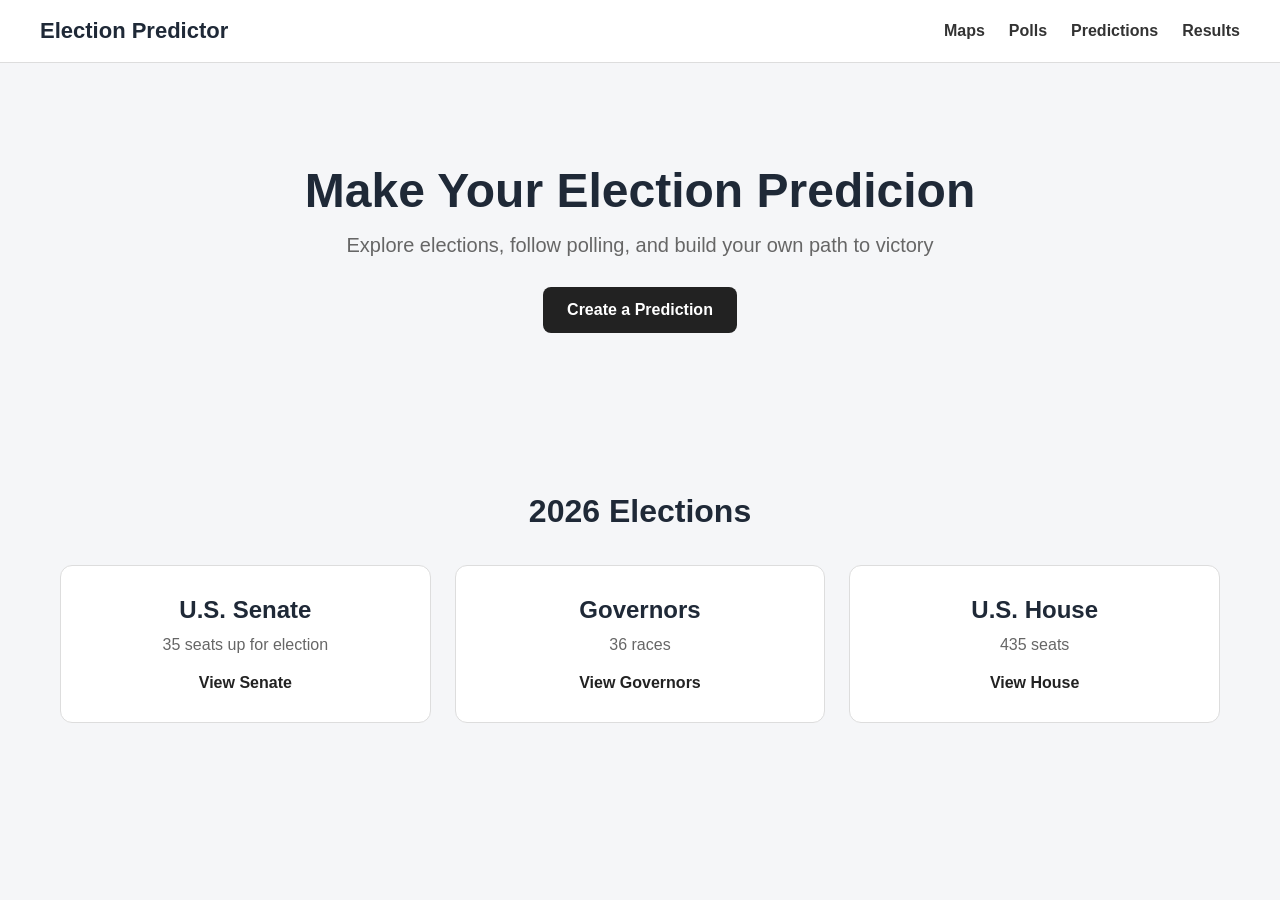
<file: index.html>
<!DOCTYPE html>
<html lang="en">

    <head>
    <meta charset="UTF-8">
    <meta name="viewpoint" content="width=device-width, initial-scale=1.0">

    <title>Election Predictor</title>

    <link rel="stylesheet" href="style.css">
</head>

    <body>

        <header>
            <nav>
                <a class="logo" href="index.html">Election Predictor</a>

                <div class="nav-links">
                    <a href="#">Maps</a>
                    <a href="#">Polls</a>
                    <a href="predictions.html">Predictions</a>
                    <a href="#">Results</a>
                </div>
            </nav>
        </header>

        <main>

            <section class="hero">

                <h1>Make Your Election Predicion</h1>

                <p>
                    Explore elections, follow polling, and build your own path to victory
                </p>

                <a class="button" href="predictions.html">
                    Create a Prediction
                </a>

            </section>

            <section class="elections">

                <h2>2026 Elections</h2>

                <div class="election-cards">

                    <div class="election-card">
                        <h3>U.S. Senate</h3>
                        <p>35 seats up for election</p>
                        <a href="#">View Senate</a>
                    </div>

                    <div class="election-card">
                        <h3>Governors</h3>
                        <p>36 races</p>
                        <a href="#">View Governors</a>
                    </div>

                    <div class="election-card">
                        <h3>U.S. House</h3>
                        <p>435 seats</p>
                        <a href="#">View House</a>
                    </div>
                </div>
            </section>

        </main>

    </body>
</html>
</file>
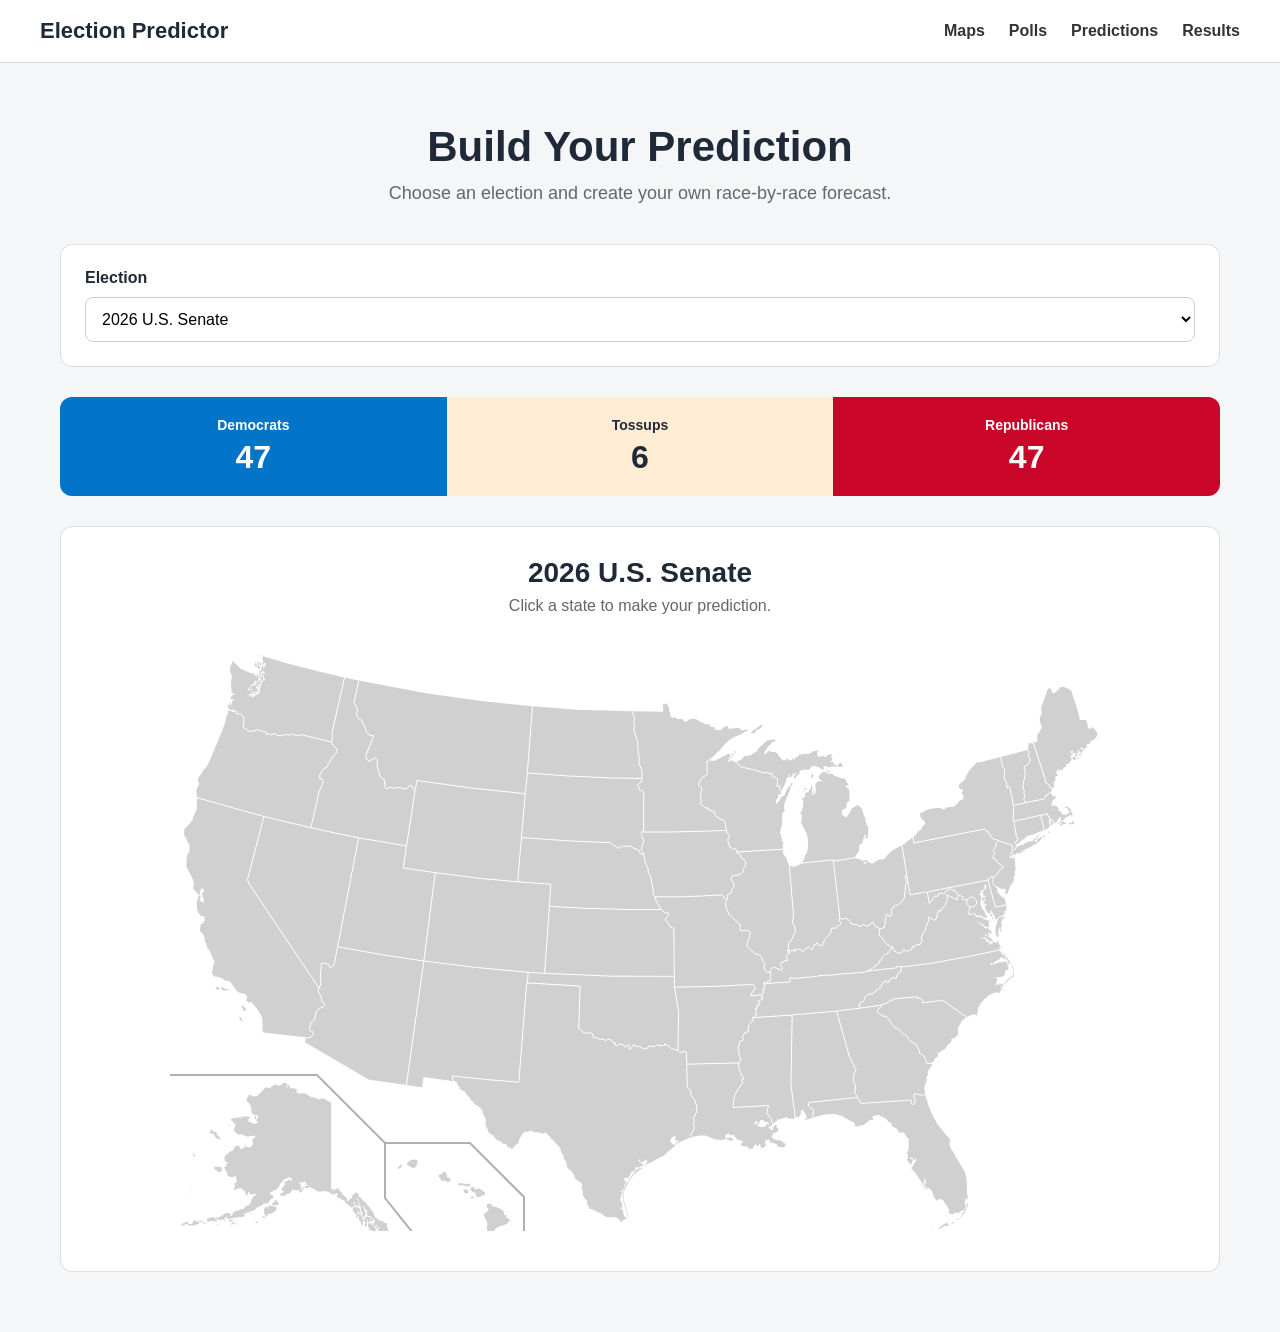
<file: predictions.html>
<!DOCTYPE html>
<html lang="en">

<head>
    <meta charset="UTF-8">
    <meta name="viewport" content="width=device-width, initial-scale=1.0">

    <title>Predictions | Election Predictor</title>

    <link rel="stylesheet" href="style.css">
</head>

<body>

    <header>
        <nav>
            <a class="logo" href="index.html">Election Predictor</a>

            <div class="nav-links">
                <a href="#">Maps</a>
                <a href="#">Polls</a>
                <a href="predictions.html">Predictions</a>
                <a href="#">Results</a>
            </div>
        </nav>
    </header>

    <main>

        <section class="prediction-page">

            <h1>Build Your Prediction</h1>

            <p class="prediction-intro">
                Choose an election and create your own race-by-race forecast.
            </p>

            <div class="prediction-controls">

                <label for="election-select">Election</label>

                <select id="election-select">
                    <option>2026 U.S. Senate</option>
                    <option>2026 Governors</option>
                    <option>2026 U.S. House</option>
                </select>

            </div>

            <div class="seat-counter">

                <div class="party-total democrat">
                    <span class="party-name">Democrats</span>
                    <span class="seat-number">47</span>
                </div>

                <div class="party-total tossup">
                    <span class="party-name">Tossups</span>
                    <span class="seat-number">6</span>
                </div>

                <div class="party-total republican">
                    <span class="party-name">Republicans</span>
                    <span class="seat-number">47</span>
                </div>

            </div>

            <div class="map-section">

                <div class="map-header">

                    <h2>2026 U.S. Senate</h2>

                    <p>
                        Click a state to make your prediction.
                    </p>

                </div>

                <div class="map-container">

                    <object
                        id="us-map"
                        data="us-map.svg"
                        type="image/svg+xml"
                        aria-label="Interactive United States election map"
                    >
                        Your browser could not display the election map.
                    </object>

                </div>

            </div>

        </section>

    </main>

</body>

</html>
</file>
<file: style.css>
* {
    box-sizing: border-box;
    margin: 0;
    padding: 0;
}

body {
    font-family: Arial, Helvetica, sans-serif;
    background-color: #f5f6f8;
    color: #1f2937;
}

/* Header */

header {
    background-color: #ffffff;
    border-bottom: 1px solid #dddddd;
    padding: 18px 30px;
}

nav {
    display: flex;
    justify-content: space-between;
    align-items: center;
    max-width: 1200px;
    margin: auto;
}

.logo {
    font-size: 22px;
    font-weight: bold;
    color: #1f2937;
    text-decoration: none;
}

.nav-links {
    display: flex;
    gap: 24px;
}

.nav-links a {
    color: #333333;
    text-decoration: none;
    font-weight: 600;
}

/* Homepage Hero */

.hero {
    text-align: center;
    padding: 100px 20px;
}

.hero h1 {
    font-size: 48px;
    margin-bottom: 16px;
}

.hero p {
    font-size: 20px;
    color: #666666;
    margin-bottom: 30px;
}

.button {
    display: inline-block;
    padding: 14px 24px;
    background-color: #222222;
    color: #ffffff;
    text-decoration: none;
    border-radius: 8px;
    font-weight: bold;
}

/* Homepage Elections */

.elections {
    max-width: 1200px;
    margin: 0 auto;
    padding: 60px 20px;
}

.elections h2 {
    text-align: center;
    font-size: 32px;
    margin-bottom: 35px;
}

.election-cards {
    display: grid;
    grid-template-columns: repeat(3, 1fr);
    gap: 24px;
}

.election-card {
    background-color: #ffffff;
    border: 1px solid #dddddd;
    border-radius: 12px;
    padding: 30px;
    text-align: center;
}

.election-card h3 {
    font-size: 24px;
    margin-bottom: 12px;
}

.election-card p {
    color: #666666;
    margin-bottom: 20px;
}

.election-card a {
    color: #222222;
    font-weight: bold;
    text-decoration: none;
}

/* Predictions Page */

.prediction-page {
    max-width: 1200px;
    margin: 0 auto;
    padding: 60px 20px;
}

.prediction-page h1 {
    text-align: center;
    font-size: 42px;
    margin-bottom: 12px;
}

.prediction-intro {
    text-align: center;
    font-size: 18px;
    color: #666666;
    margin-bottom: 40px;
}

/* Prediction Election Selector */

.prediction-controls {
    background-color: #ffffff;
    border: 1px solid #dddddd;
    border-radius: 12px;
    padding: 24px;
    margin-bottom: 30px;
}

.prediction-controls label {
    display: block;
    font-weight: bold;
    margin-bottom: 10px;
}

.prediction-controls select {
    width: 100%;
    padding: 12px;
    font-size: 16px;
    border: 1px solid #cccccc;
    border-radius: 8px;
    background-color: #ffffff;
}

/* Prediction Seat Counter */

.seat-counter {
    display: grid;
    grid-template-columns: 1fr 1fr 1fr;
    margin-bottom: 30px;
    border-radius: 12px;
    overflow: hidden;
}

.party-total {
    padding: 20px;
    text-align: center;
}

.party-total .party-name {
    display: block;
    font-size: 14px;
    font-weight: bold;
    margin-bottom: 6px;
}

.party-total .seat-number {
    display: block;
    font-size: 32px;
    font-weight: bold;
}

.democrat {
    background-color: #0375c9;
    color: #ffffff;
}

.tossup {
    background-color: #ffecd4;
    color: #1f2937;
}

.republican {
    background-color: #c9062a;
    color: #ffffff;
}

/* Map Area */

.map-section {
    background-color: #ffffff;
    border: 1px solid #dddddd;
    border-radius: 12px;
    padding: 30px;
}

.map-header {
    text-align: center;
    margin-bottom: 25px;
}

.map-header h2 {
    font-size: 28px;
    margin-bottom: 8px;
}

.map-header p {
    color: #666666;
}

.map-container {
    width: 100%;
    max-width: 960px;
    margin: 0 auto;
    padding: 10px;
}

#us-map {
    display: block;
    width: 100%;
    aspect-ratio: 959 / 593;
    height: auto;
    border: none;
}

.map-background {
    fill: #f5f6f8;
}

.map-loading-text {
    fill: #9ca3af;
    font-size: 32px;
    font-weight: bold;
}

/* Mobile Layout */

@media (max-width: 768px) {

    header {
        padding: 16px 20px;
    }

    nav {
        flex-direction: column;
        gap: 16px;
    }

    .logo {
        font-size: 20px;
    }

    .nav-links {
        width: 100%;
        justify-content: center;
        flex-wrap: wrap;
        gap: 12px 20px;
    }

    .nav-links a {
        font-size: 15px;
    }

    .hero {
        padding: 70px 20px;
    }

    .hero h1 {
        font-size: 36px;
    }

    .hero p {
        font-size: 18px;
    }

    .elections {
        padding: 40px 20px;
    }

    .elections h2 {
        font-size: 28px;
    }

    .election-cards {
        grid-template-columns: 1fr;
    }

    .prediction-page {
        padding: 40px 15px;
    }

    .prediction-page h1 {
        font-size: 32px;
    }

    .prediction-intro {
        font-size: 16px;
        margin-bottom: 30px;
    }

    .prediction-controls {
        padding: 18px;
    }

    .party-total {
        padding: 16px 8px;
    }

    .party-total .party-name {
        font-size: 12px;
    }

    .party-total .seat-number {
        font-size: 26px;
    }

    .map-section {
        padding: 18px;
    }

    .map-header h2 {
        font-size: 24px;
    }

}
</file>
